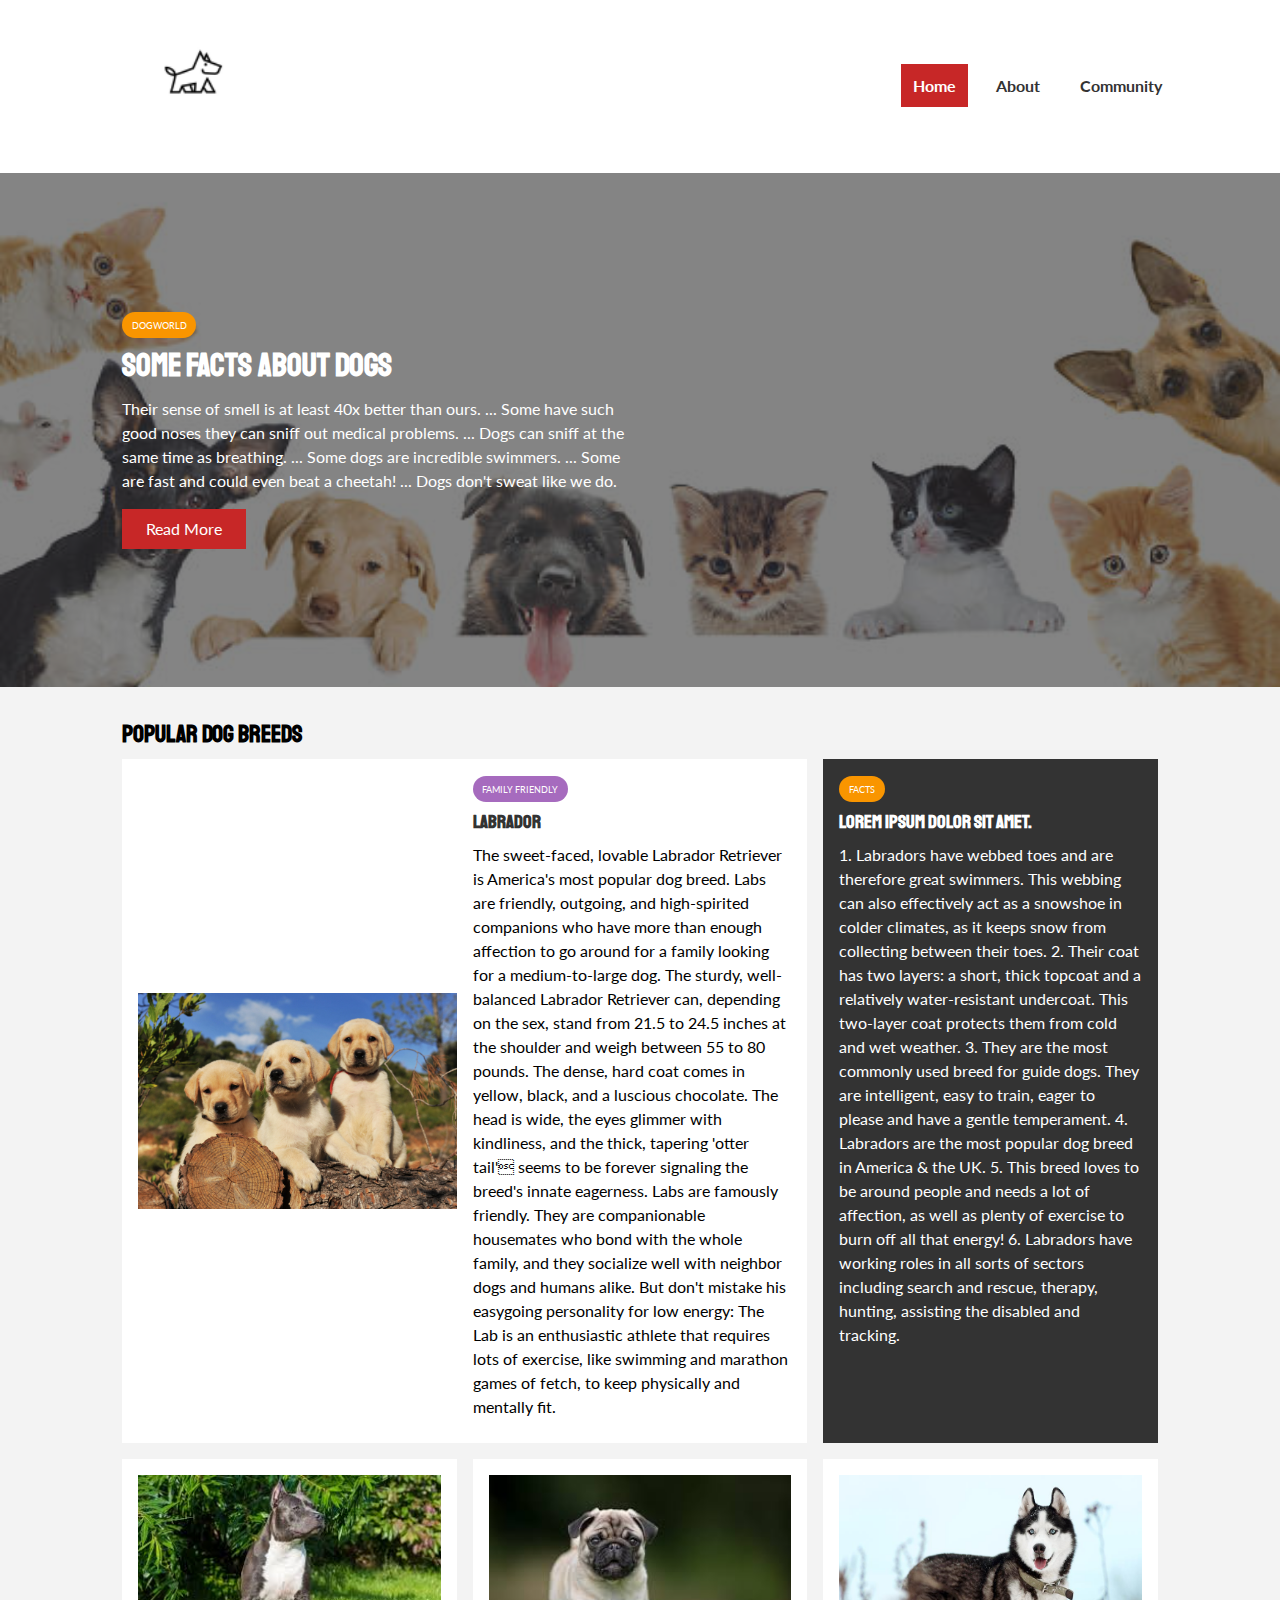
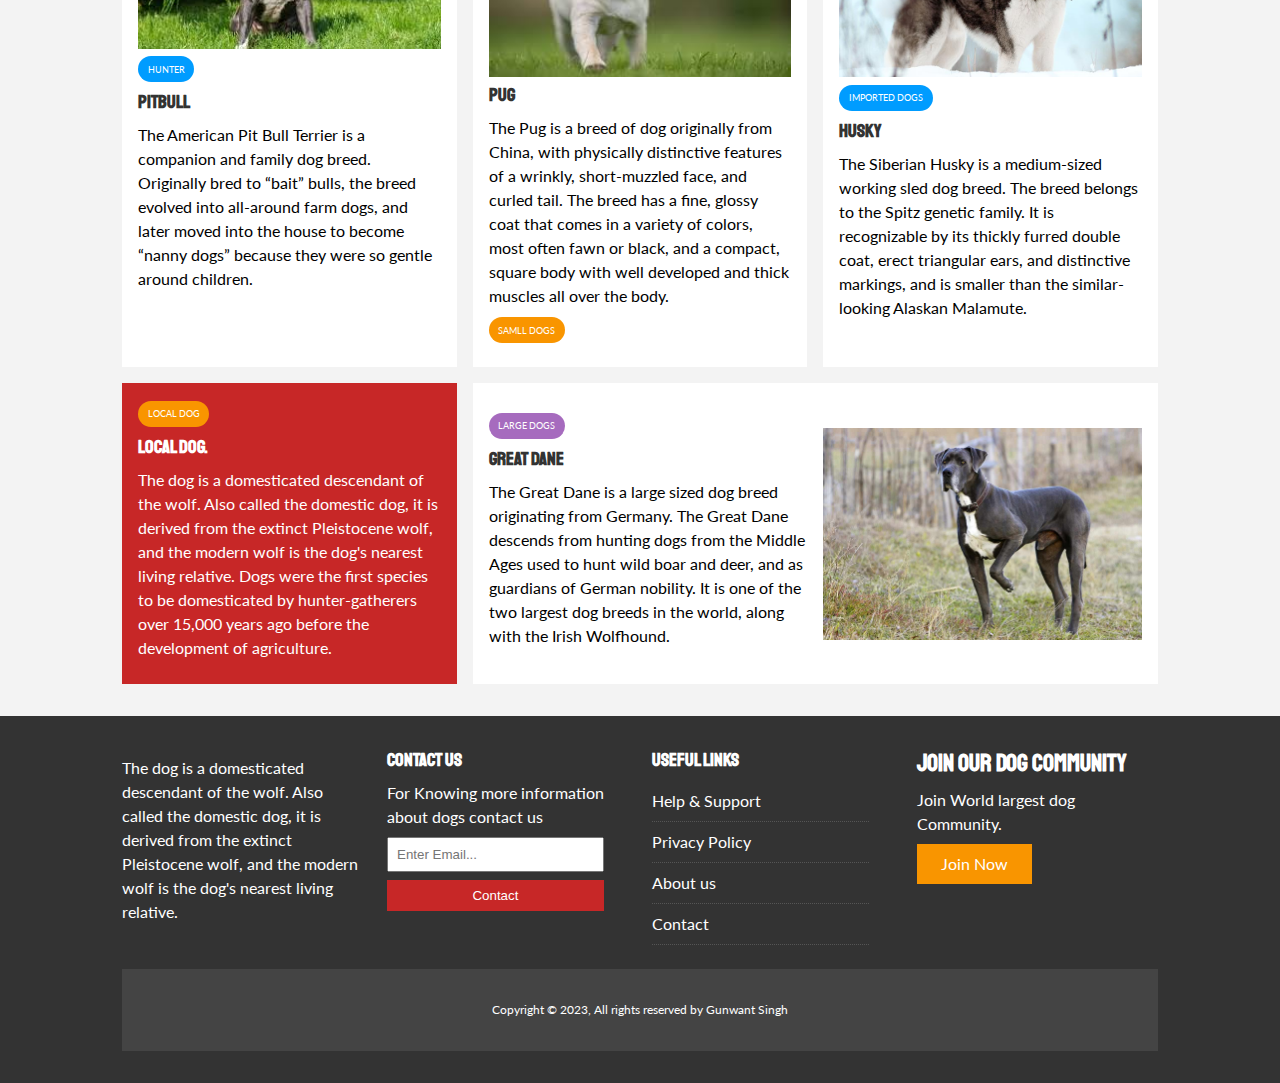
<file: DogWorld/index.html>
<!DOCTYPE html>
<html lang="en">

<head>
  <meta charset="UTF-8" />
  <meta http-equiv="X-UA-Compatible" content="IE=edge" />
  <meta name="viewport" content="width=device-width, initial-scale=1.0" />
  <link rel="stylesheet" href="https://cdnjs.cloudflare.com/ajax/libs/font-awesome/6.1.1/css/all.min.css"
    integrity="sha512-KfkfwYDsLkIlwQp6LFnl8zNdLGxu9YAA1QvwINks4PhcElQSvqcyVLLD9aMhXd13uQjoXtEKNosOWaZqXgel0g=="
    crossorigin="anonymous" referrerpolicy="no-referrer" />
  <link rel="preconnect" href="https://fonts.googleapis.com" />
  <link rel="preconnect" href="https://fonts.gstatic.com" crossorigin />
  <link href="https://fonts.googleapis.com/css2?family=Lato:wght@400;700;900&family=Staatliches&display=swap"
    rel="stylesheet" />
  <link rel="stylesheet" href="css/style.css" />
  <link rel="stylesheet" media="screen and (max-width: 768px)" href="css/mobile.css" />
  <link rel="shortcut icon" type="image/x-icon" href="favicon.ico" />

  <title>DogWorld </title>
</head>

<body>
  <nav id="main-nav">
    <div class="container">
      <a href="index.html"><img src="img/logo.png" alt="NewsGrid" class="logo" /></a>
      <div class="social">
        <a target="_blank" href="https://facebook.com"><i class="fab fa-facebook fa-2x"></i></a>
        <a target="_blank" href="https://twitter.com"><i class="fab fa-twitter fa-2x"></i></a>
        <a target="_blank" href="https://instagram.com"><i class="fab fa-instagram fa-2x"></i></a>
        <a target="_blank" href="https://youtube.com"><i class="fab fa-youtube fa-2x"></i></a>
      </div>
      <ul>
        <li><a class="current" href="index.html">Home</a></li>
        <li><a href="about.html">About</a></li>
        <li><a href="article.html">Community</a></li>
      </ul>
    </div>
  </nav>

  <!-- Showcase -->
  <header id="showcase">
    <div class="container">
      <div class="showcase-container">
        <div class="showcase-content">
          <div class="category category-sports">DogWorld</div>
          <h1>Some Facts about Dogs</h1>
          <p>
            Their sense of smell is at least 40x better than ours. ...
            Some have such good noses they can sniff out medical problems. ...
            Dogs can sniff at the same time as breathing. ...
            Some dogs are incredible swimmers. ...
            Some are fast and could even beat a cheetah! ...
            Dogs don't sweat like we do.
          </p>
          <a href="article.html" class="btn btn-primary">Read More</a>
        </div>
      </div>
    </div>
  </header>

  <!-- Home articles -->
  <section id="home-articles" class="py-2">
    <div class="container">
      <h2>Popular Dog Breeds</h2>
      <div class="articles-container">
        <article class="card">
          <img src="./img/articles/ent1.jpg" alt="" />
          <div>
            <div class="category category-ent">Family Friendly</div>
            <h3>
              <a href="article.html">Labrador</a>
            </h3>
            <p>
              The sweet-faced, lovable Labrador Retriever is America's most popular dog breed. Labs are friendly,
              outgoing, and high-spirited companions who have more than enough affection to go around for a family
              looking for a medium-to-large dog. The sturdy, well-balanced Labrador Retriever can, depending on the sex,
              stand from 21.5 to 24.5 inches at the shoulder and weigh between 55 to 80 pounds. The dense, hard coat
              comes in yellow, black, and a luscious chocolate. The head is wide, the eyes glimmer with kindliness, and
              the thick, tapering 'otter tail' seems to be forever signaling the breed's innate eagerness. Labs are
              famously friendly. They are companionable housemates who bond with the whole family, and they socialize
              well with neighbor dogs and humans alike. But don't mistake his easygoing personality for low energy: The
              Lab is an enthusiastic athlete that requires lots of exercise, like swimming and marathon games of fetch,
              to keep physically and mentally fit.
          </div>
        </article>

        <!-- Article #2 -->
        <article class="card bg-dark">
          <div class="category category-sports">Facts</div>
          <h3>
            <a href="article.html">Lorem ipsum dolor sit amet.</a>
          </h3>
          <p>
            1. Labradors have webbed toes and are therefore great swimmers. This webbing can also effectively act as a
            snowshoe in colder climates, as it keeps snow from collecting between their toes.
            2. Their coat has two layers: a short, thick topcoat and a relatively water-resistant undercoat. This
            two-layer coat protects them from cold and wet weather.
            3. They are the most commonly used breed for guide dogs. They are intelligent, easy to train, eager to
            please and have a gentle temperament.
            4. Labradors are the most popular dog breed in America & the UK.
            5. This breed loves to be around people and needs a lot of affection, as well as plenty of exercise to burn
            off all that energy!
            6. Labradors have working roles in all sorts of sectors including search and rescue, therapy, hunting,
            assisting the disabled and tracking.


          </p>
        </article>

        <!-- Article #3 -->
        <article class="card">
          <img src="./img/articles/tech1.jpg" alt="" />
          <div>
            <div class="category category-tech">Hunter</div>
            <h3>
              <a href="article.html">PitBull </a>
            </h3>
            <p>
              The American Pit Bull Terrier is a companion and family dog breed. Originally bred to “bait” bulls, the
              breed evolved into all-around farm dogs, and later moved into the house to become “nanny dogs” because
              they were so gentle around children.
            </p>
          </div>
        </article>

        <!-- Article #4 -->
        <article class="card">
          <img src="./img/articles/sports1.jpg" alt="" />
          <div>
            <h3>
              <a href="article.html">Pug</a>
            </h3>
            <p>
              The Pug is a breed of dog originally from China, with physically distinctive features of a wrinkly,
              short-muzzled face, and curled tail. The breed has a fine, glossy coat that comes in a variety of colors,
              most often fawn or black, and a compact, square body with well developed and thick muscles all over the
              body.
            </p>
            <div class="category category-sports">Samll Dogs</div>
          </div>
        </article>

        <!-- Article #5 -->
        <article class="card">
          <img src="./img/articles/tech2.jpg" alt="" />
          <div>
            <div class="category category-tech">Imported Dogs</div>
            <h3>
              <a href="article.html">Husky</a>
            </h3>
            <p>
              The Siberian Husky is a medium-sized working sled dog breed. The breed belongs to the Spitz genetic
              family. It is recognizable by its thickly furred double coat, erect triangular ears, and distinctive
              markings, and is smaller than the similar-looking Alaskan Malamute.
            </p>
          </div>
        </article>

        <!-- Article #6 -->
        <article class="card bg-primary">
          <div class="category category-sports">Local Dog</div>
          <h3>
            <a href="article.html">Local Dog.</a>
          </h3>
          <p>
            The dog is a domesticated descendant of the wolf. Also called the domestic dog, it is derived from the
            extinct Pleistocene wolf, and the modern wolf is the dog's nearest living relative. Dogs were the first
            species to be domesticated by hunter-gatherers over 15,000 years ago before the development of agriculture.
          </p>
        </article>

        <!-- Article #7 -->
        <article class="card">
          <div>
            <div class="category category-ent">Large Dogs</div>
            <h3>
              <a href="article.html">Great Dane</a>
            </h3>
            <p>
              The Great Dane is a large sized dog breed originating from Germany. The Great Dane descends from hunting
              dogs from the Middle Ages used to hunt wild boar and deer, and as guardians of German nobility. It is one
              of the two largest dog breeds in the world, along with the Irish Wolfhound.
            </p>
          </div>
          <img src="./img/articles/ent2.jpg" alt="" />
        </article>
      </div>
    </div>
  </section>

  <!-- Footer -->
  <footer id="main-footer" class="py-2">
    <div class="container footer-container">
      <!-- Column #1 -->
      <div>
        <p>
          The dog is a domesticated descendant of the wolf. Also called the domestic dog, it is derived from the extinct
          Pleistocene wolf, and the modern wolf is the dog's nearest living relative.
        </p>
      </div>

      <!-- Column #2 -->
      <div>
        <h3>Contact Us</h3>
        <p>For Knowing more information about dogs contact us</p>
        <form action="">
          <input type="email" placeholder="Enter Email..." />
          <a href="https://mail.google.com/mail/u/0/#inbox"><input type="submit" value="Contact"
              class="btn btn-primary" /></a>
        </form>
      </div>

      <!-- Column #3 -->
      <div>
        <h3>Useful Links</h3>
        <ul class="list">
          <li><a
              href="https://www.indiatoday.in/information/story/how-to-help-stray-dogs-in-your-locality-step-by-step-guide-1690385-20">Help
              & Support</a></li>
          <li><a href="https://www.thepetcommunity.com/_privacy-policy">Privacy Policy</a></li>
          <li><a href="https://www.thepetcommunity.com/_privacy-policy">About us</a></li>
          <li><a href="https://mail.google.com/mail/u/0/#inbox">Contact</a></li>
        </ul>
      </div>

      <!-- Column #4 -->
      <div>
        <h2>Join Our Dog Community</h2>
        <p>
          Join World largest dog Community.
        </p>
        <a href="https://twitter.com/dogs_community?lang=en" class="btn btn-secondary">Join Now</a>
      </div>

      <!-- Copyright -->
      <div>
        <p>Copyright &copy; 2023, All rights reserved by Gunwant Singh</p>
      </div>
    </div>
  </footer>
</body>

</html>
</file>
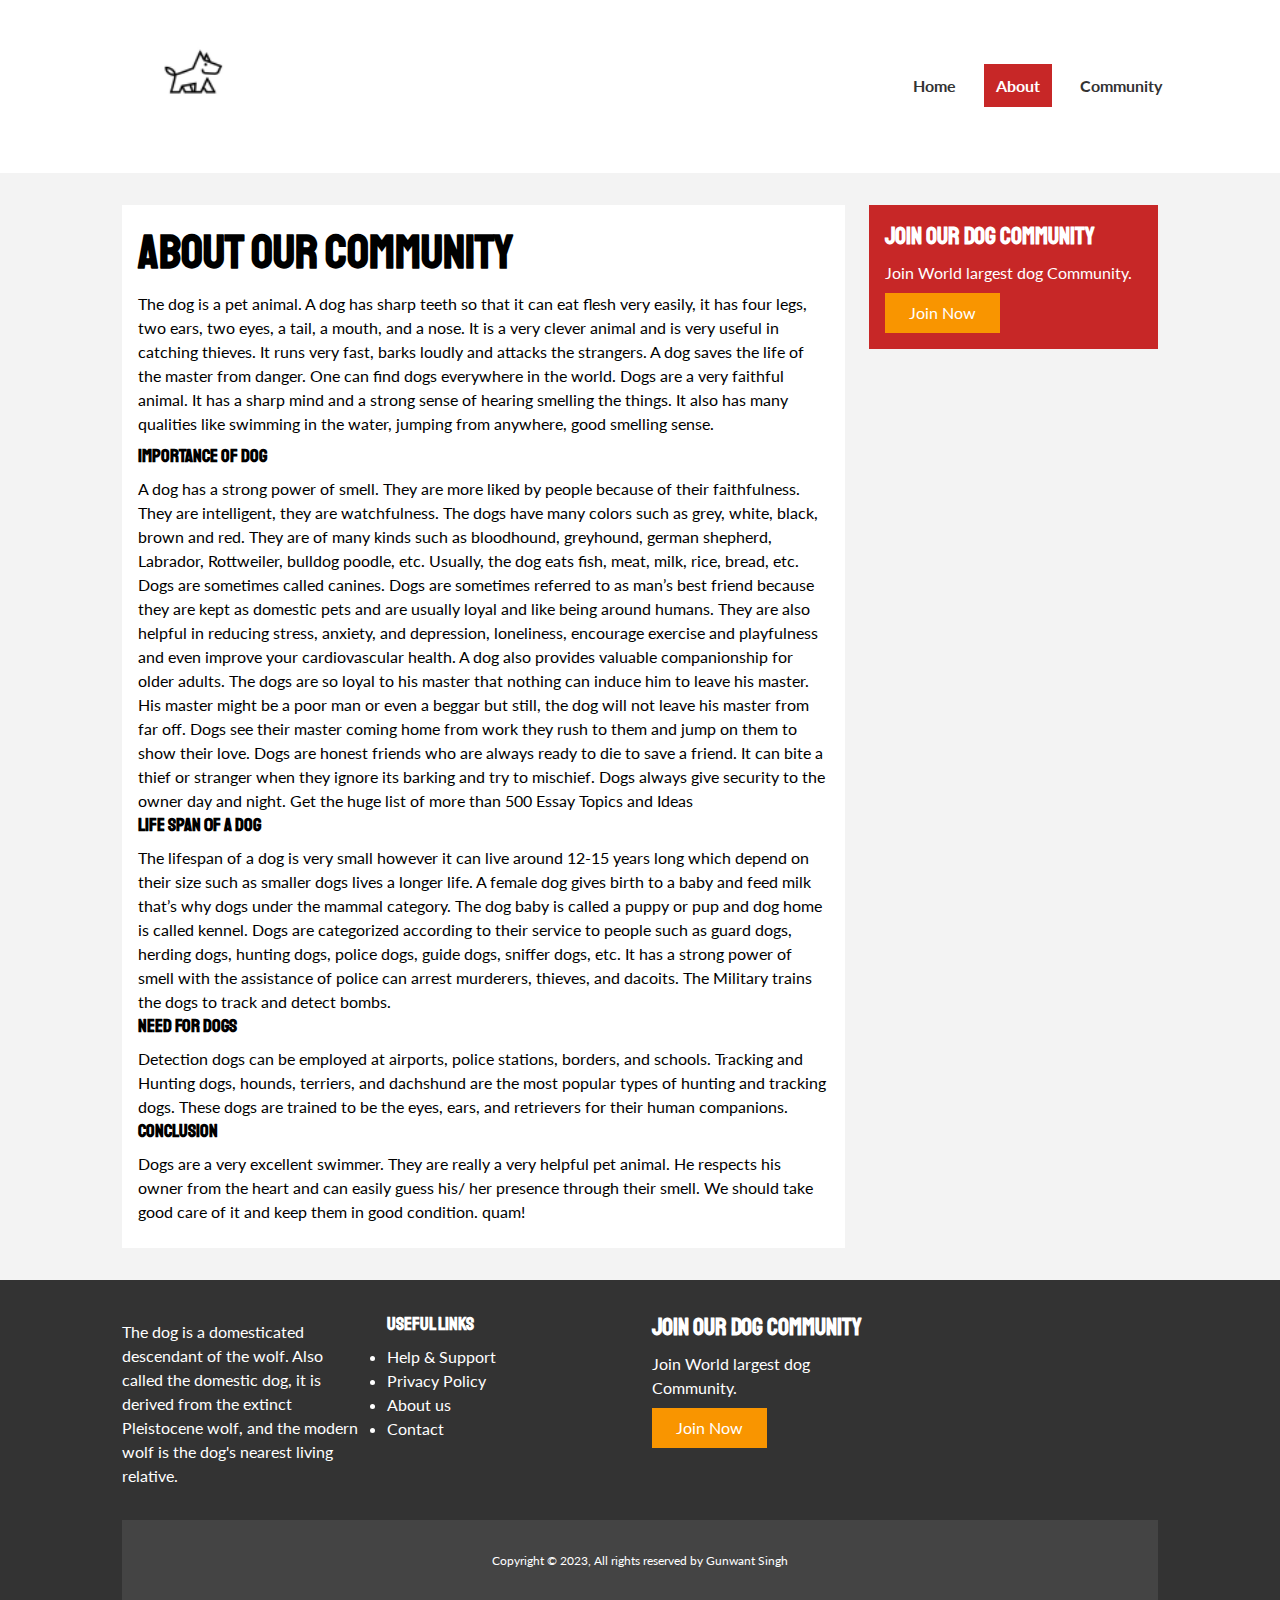
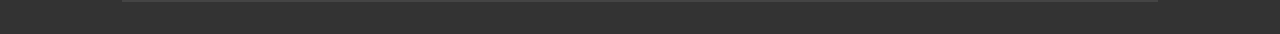
<file: DogWorld/about.html>
<!DOCTYPE html>
<html lang="en">

<head>
  <meta charset="UTF-8" />
  <meta http-equiv="X-UA-Compatible" content="IE=edge" />
  <meta name="viewport" content="width=device-width, initial-scale=1.0" />
  <link rel="stylesheet" href="https://cdnjs.cloudflare.com/ajax/libs/font-awesome/6.1.1/css/all.min.css"
    integrity="sha512-KfkfwYDsLkIlwQp6LFnl8zNdLGxu9YAA1QvwINks4PhcElQSvqcyVLLD9aMhXd13uQjoXtEKNosOWaZqXgel0g=="
    crossorigin="anonymous" referrerpolicy="no-referrer" />
  <link rel="preconnect" href="https://fonts.googleapis.com" />
  <link rel="preconnect" href="https://fonts.gstatic.com" crossorigin />
  <link href="https://fonts.googleapis.com/css2?family=Lato:wght@400;700;900&family=Staatliches&display=swap"
    rel="stylesheet" />
  <link rel="stylesheet" href="css/style.css" />
  <link rel="stylesheet" media="screen and (max-width: 768px)" href="css/mobile.css" />
  <link rel="shortcut icon" type="image/x-icon" href="favicon.ico" />

  <title>NewsGrid | About</title>
</head>

<body>
  <nav id="main-nav">
    <div class="container">
      <a href="index.html"><img src="img/logo.png" alt="NewsGrid" class="logo" /></a>
      <div class="social">
        <a target="_blank" href="https://facebook.com"><i class="fab fa-facebook fa-2x"></i></a>
        <a target="_blank" href="https://twitter.com"><i class="fab fa-twitter fa-2x"></i></a>
        <a target="_blank" href="https://instagram.com"><i class="fab fa-instagram fa-2x"></i></a>
        <a target="_blank" href="https://youtube.com"><i class="fab fa-youtube fa-2x"></i></a>
      </div>
      <ul>
        <li><a href="index.html">Home</a></li>
        <li><a class="current" href="about.html">About</a></li>
        <li><a href="article.html">Community</a></li>
      </ul>
    </div>
  </nav>

  <!-- About -->

  <section id="about">
    <div class="container">
      <div class="page-container">
        <article class="card">
          <h1 class="l-heading">About Our Community</h1>

          <p>
            The dog is a pet animal. A dog has sharp teeth so that it can eat flesh very easily, it has four legs, two
            ears, two eyes, a tail, a mouth, and a nose. It is a very clever animal and is very useful in catching
            thieves. It runs very fast, barks loudly and attacks the strangers. A dog saves the life of the master from
            danger. One can find dogs everywhere in the world. Dogs are a very faithful animal. It has a sharp mind and
            a strong sense of hearing smelling the things. It also has many qualities like swimming in the water,
            jumping from anywhere, good smelling sense.

          <h3>Importance of Dog</h3>
          A dog has a strong power of smell. They are more liked by people because of their faithfulness. They are
          intelligent, they are watchfulness. The dogs have many colors such as grey, white, black, brown and red.
          They are of many kinds such as bloodhound, greyhound, german shepherd, Labrador, Rottweiler, bulldog poodle,
          etc.

          Usually, the dog eats fish, meat, milk, rice, bread, etc. Dogs are sometimes called canines. Dogs are
          sometimes referred to as man’s best friend because they are kept as domestic pets and are usually loyal and
          like being around humans. They are also helpful in reducing stress, anxiety, and depression, loneliness,
          encourage exercise and playfulness and even improve your cardiovascular health. A dog also provides valuable
          companionship for older adults.

          The dogs are so loyal to his master that nothing can induce him to leave his master. His master might be a
          poor man or even a beggar but still, the dog will not leave his master from far off. Dogs see their master
          coming home from work they rush to them and jump on them to show their love. Dogs are honest friends who are
          always ready to die to save a friend. It can bite a thief or stranger when they ignore its barking and try
          to mischief. Dogs always give security to the owner day and night.

          Get the huge list of more than 500 Essay Topics and Ideas

          <h3>Life Span 0f a Dog</h3>
          The lifespan of a dog is very small however it can live around 12-15 years long which depend on their size
          such as smaller dogs lives a longer life. A female dog gives birth to a baby and feed milk that’s why dogs
          under the mammal category. The dog baby is called a puppy or pup and dog home is called kennel. Dogs are
          categorized according to their service to people such as guard dogs, herding dogs, hunting dogs, police
          dogs, guide dogs, sniffer dogs, etc. It has a strong power of smell with the assistance of police can arrest
          murderers, thieves, and dacoits. The Military trains the dogs to track and detect bombs.

          <h3>Need for Dogs</h3>
          Detection dogs can be employed at airports, police stations, borders, and schools. Tracking and Hunting
          dogs, hounds, terriers, and dachshund are the most popular types of hunting and tracking dogs. These dogs
          are trained to be the eyes, ears, and retrievers for their human companions.

          <h3>Conclusion</h3>
          Dogs are a very excellent swimmer. They are really a very helpful pet animal. He respects his owner from the
          heart and can easily guess his/ her presence through their smell. We should take good care of it and keep
          them in good condition.
          quam!
          </p>
        </article>
        <aside class="card bg-primary">
          <h2>Join Our Dog Community</h2>
          <p>
            Join World largest dog Community.
          </p>
          <a href="https://twitter.com/dogs_community?lang=en" class="btn btn-secondary">Join Now</a>
        </aside>
      </div>
    </div>
  </section>

  <!-- Footer -->
  <footer id="main-footer" class="py-2">
    <div class="container footer-container">
      <!-- Column #1 -->
      <div>
        <p>
          The dog is a domesticated descendant of the wolf. Also called the domestic dog, it is derived from the extinct
          Pleistocene wolf, and the modern wolf is the dog's nearest living relative.
        </p>
      </div>

      <div>
        <h3>Useful Links</h3>
        <li><a
            href="https://www.indiatoday.in/information/story/how-to-help-stray-dogs-in-your-locality-step-by-step-guide-1690385-20">Help
            & Support</a></li>
        <li><a href="https://www.thepetcommunity.com/_privacy-policy">Privacy Policy</a></li>
        <li><a href="https://www.thepetcommunity.com/_privacy-policy">About us</a></li>
        <li><a href="https://mail.google.com/mail/u/0/#inbox">Contact</a></li>
        </ul>
      </div>

      <!-- Column #4 -->
      <div>
        <h2>Join Our Dog Community</h2>
        <p>
          Join World largest dog Community.
        </p>
        <a href="https://twitter.com/dogs_community?lang=en" class="btn btn-secondary">Join Now</a>
      </div>

      <!-- Copyright -->
      <div>
        <p>Copyright &copy; 2023, All rights reserved by Gunwant Singh</p>
      </div>
    </div>
  </footer>
</body>

</html>
</file>
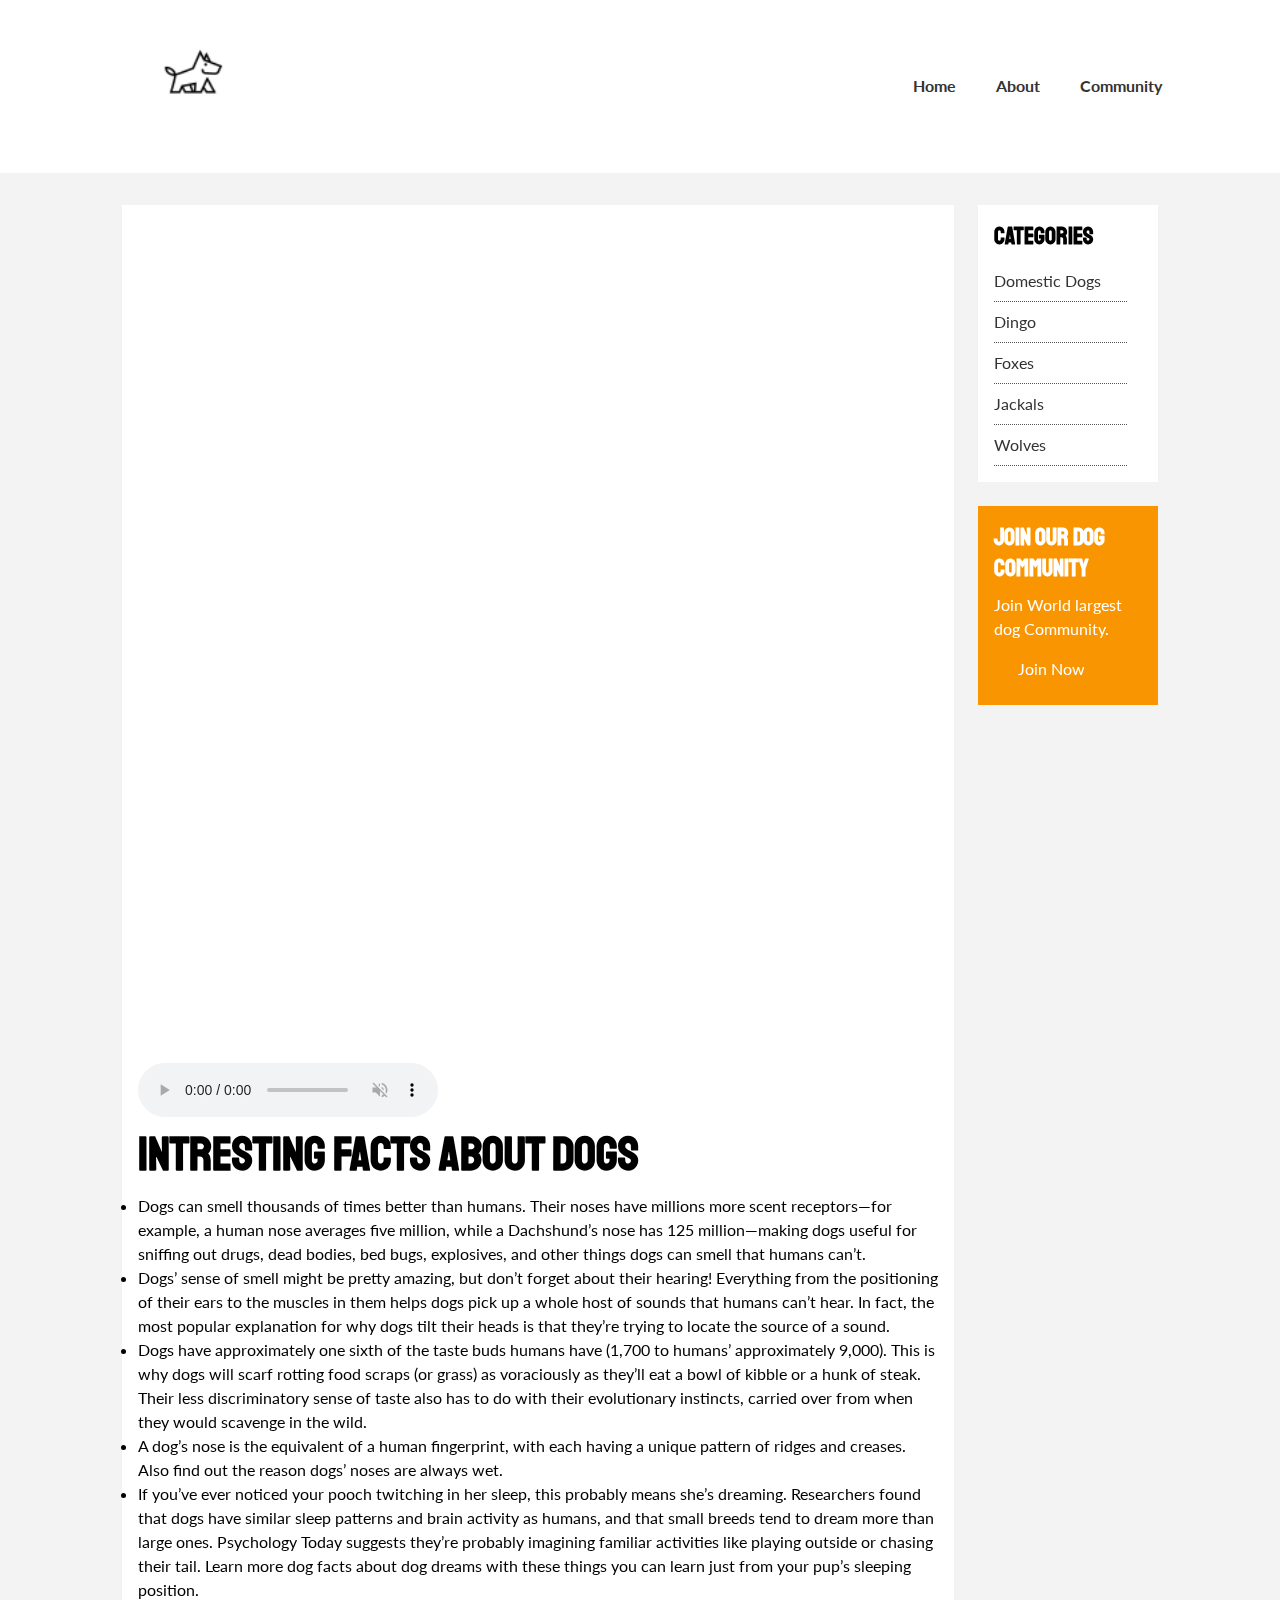
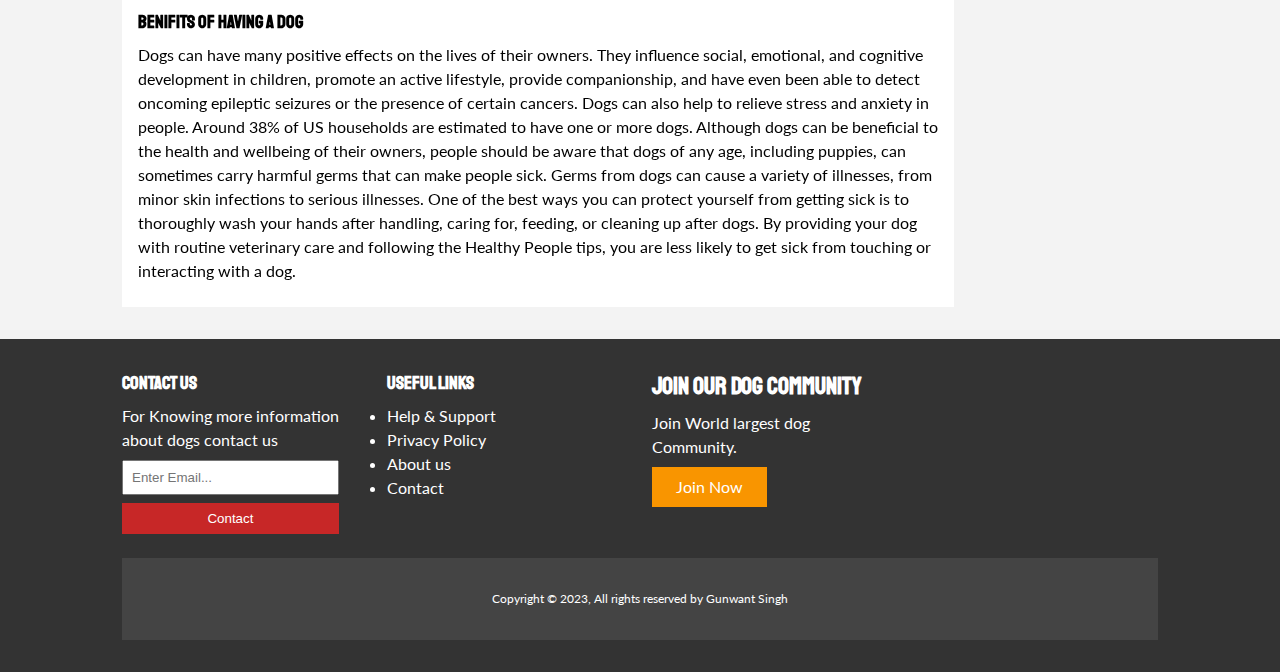
<file: DogWorld/article.html>
<!DOCTYPE html>
<html lang="en">

<head>
  <meta charset="UTF-8" />
  <meta http-equiv="X-UA-Compatible" content="IE=edge" />
  <meta name="viewport" content="width=device-width, initial-scale=1.0" />
  <link rel="stylesheet" href="https://cdnjs.cloudflare.com/ajax/libs/font-awesome/6.1.1/css/all.min.css"
    integrity="sha512-KfkfwYDsLkIlwQp6LFnl8zNdLGxu9YAA1QvwINks4PhcElQSvqcyVLLD9aMhXd13uQjoXtEKNosOWaZqXgel0g=="
    crossorigin="anonymous" referrerpolicy="no-referrer" />
  <link rel="preconnect" href="https://fonts.googleapis.com" />
  <link rel="preconnect" href="https://fonts.gstatic.com" crossorigin />
  <link href="https://fonts.googleapis.com/css2?family=Lato:wght@400;700;900&family=Staatliches&display=swap"
    rel="stylesheet" />
  <link rel="stylesheet" href="css/style.css" />
  <link rel="stylesheet" media="screen and (max-width: 768px)" href="css/mobile.css" />
  <link rel="shortcut icon" type="image/x-icon" href="favicon.ico" />

  <title>NewsGrid | Article News</title>
</head>

<body>
  <nav id="main-nav">
    <div class="container">
      <a href="index.html"><img src="img/logo.png" alt="NewsGrid" class="logo" /></a>
      <div class="social">
        <a target="_blank" href="https://facebook.com"><i class="fab fa-facebook fa-2x"></i></a>
        <a target="_blank" href="https://twitter.com"><i class="fab fa-twitter fa-2x"></i></a>
        <a target="_blank" href="https://instagram.com"><i class="fab fa-instagram fa-2x"></i></a>
        <a target="_blank" href="https://youtube.com"><i class="fab fa-youtube fa-2x"></i></a>
      </div>
      <ul>
        <li><a href="index.html">Home</a></li>
        <li><a href="about.html">About</a></li>
        <li><a href="article.html">Community</a></li>
      </ul>
    </div>
  </nav>

  <!-- Article -->

  <section id="article">
    <div class="container">
      <div class="page-container">
        <article class="card">
          <iframe width="800" height="415" src="https://www.youtube.com/embed/zcM6xhuoQ9g" title="YouTube video player"
            frameborder="0"
            allow="accelerometer; autoplay; clipboard-write; encrypted-media; gyroscope; picture-in-picture; web-share"
            allowfullscreen></iframe>

          <iframe width="800" height="415" src="https://www.youtube.com/embed/VUgfrVjhcJs" title="YouTube video player"
            frameborder="0"
            allow="accelerometer; autoplay; clipboard-write; encrypted-media; gyroscope; picture-in-picture; web-share"
            allowfullscreen></iframe>
          
            <audio controls autoplay muted>
              <source src="//google.com/logos/fnbx/animal_sounds/" type="audio/ogg">
              <source src="//google.com/logos/fnbx/animal_sounds/" type="audio/mpeg">
            Your browser does not support the audio element.
            </audio>

          <h1 class="l-heading">Intresting Facts about dogs</h1>
          <p>
            <li>Dogs can smell thousands of times better than humans. Their noses have millions more scent receptors—for
              example, a human nose averages five million, while a Dachshund’s nose has 125 million—making dogs useful
              for sniffing out drugs, dead bodies, bed bugs, explosives, and other things dogs can smell that humans
              can’t.</li>
            <li>Dogs’ sense of smell might be pretty amazing, but don’t forget about their hearing! Everything from the
              positioning of their ears to the muscles in them helps dogs pick up a whole host of sounds that humans
              can’t hear. In fact, the most popular explanation for why dogs tilt their heads is that they’re trying to
              locate the source of a sound.</li>
            <li>Dogs have approximately one sixth of the taste buds humans have (1,700 to humans’ approximately 9,000).
              This is why dogs will scarf rotting food scraps (or grass) as voraciously as they’ll eat a bowl of kibble
              or a hunk of steak. Their less discriminatory sense of taste also has to do with their evolutionary
              instincts, carried over from when they would scavenge in the wild.</li>
            <li>A dog’s nose is the equivalent of a human fingerprint, with each having a unique pattern of ridges and
              creases. Also find out the reason dogs’ noses are always wet.</li>
            <li>If you’ve ever noticed your pooch twitching in her sleep, this probably means she’s dreaming.
              Researchers found that dogs have similar sleep patterns and brain activity as humans, and that small
              breeds tend to dream more than large ones. Psychology Today suggests they’re probably imagining familiar
              activities like playing outside or chasing their tail. Learn more dog facts about dog dreams with these
              things you can learn just from your pup’s sleeping position.</li>
          </p>
          <p>
          <h3>benifits of having a dog</h3>
          Dogs can have many positive effects on the lives of their owners. They influence social, emotional, and
          cognitive development in children, promote an active lifestyle, provide companionship, and have even been able
          to detect oncoming epileptic seizures or the presence of certain cancers. Dogs can also help to relieve stress
          and anxiety in people. Around 38% of US households are estimated to have one or more dogs.

          Although dogs can be beneficial to the health and wellbeing of their owners, people should be aware that dogs
          of any age, including puppies, can sometimes carry harmful germs that can make people sick. Germs from dogs
          can cause a variety of illnesses, from minor skin infections to serious illnesses. One of the best ways you
          can protect yourself from getting sick is to thoroughly wash your hands after handling, caring for, feeding,
          or cleaning up after dogs.

          By providing your dog with routine veterinary care and following the Healthy People tips, you are less likely
          to get sick from touching or interacting with a dog.
          </p>

        </article>

        <aside id="categories" class="card">
          <h2>Categories</h2>
          <ul class="list">
            <li>
              <a href="https://www.dkfindout.com/us/animals-and-nature/dogs/domestic"> <i
                  class="fas fa-chevron-right"></i>Domestic Dogs</a>
            </li>
            <li>
              <a href="https://www.dkfindout.com/us/animals-and-nature/dogs/">
                <i class="fas fa-chevron-right"></i>Dingo</a>
            </li>
            <li>
              <a href="https://www.dkfindout.com/us/animals-and-nature/dogs/"> <i
                  class="fas fa-chevron-right"></i>Foxes</a>
            </li>
            <li>
              <a href="https://www.dkfindout.com/us/animals-and-nature/dogs/"> <i
                  class="fas fa-chevron-right"></i>Jackals</a>
            </li>
            <li>
              <a href="https://www.dkfindout.com/us/animals-and-nature/dogs/"> <i
                  class="fas fa-chevron-right"></i>Wolves</a>
            </li>
          </ul>
        </aside>
        <aside class="card bg-secondary">
          <h2>Join Our Dog Community</h2>
          <p>
            Join World largest dog Community.
          </p>
          <a href="https://twitter.com/dogs_community?lang=en" class="btn btn-secondary">Join Now</a>
        </aside>
      </div>
    </div>
  </section>

  <!-- Footer -->
  <footer id="main-footer" class="py-2">
    <div class="container footer-container">
      <!-- Column #1 -->
      <div>
        <h3>Contact Us</h3>
        <p>For Knowing more information about dogs contact us</p>
        <form action="">
          <input type="email" placeholder="Enter Email..." />
          <a href="https://mail.google.com/mail/u/0/#inbox"><input type="submit" value="Contact"
            class="btn btn-primary" /></a>
        </form>
      </div>

      <!-- Column #2 -->
      <!-- Column #3 -->
      <div>
        <h3>Useful Links</h3>
        <li><a
            href="https://www.indiatoday.in/information/story/how-to-help-stray-dogs-in-your-locality-step-by-step-guide-1690385-20">Help
            & Support</a></li>
        <li><a href="https://www.thepetcommunity.com/_privacy-policy">Privacy Policy</a></li>
        <li><a href="https://www.thepetcommunity.com/_privacy-policy">About us</a></li>
        <li><a href="https://mail.google.com/mail/u/0/#inbox">Contact</a></li>
        </ul>
      </div>

      <!-- Column #4 -->
      <div>
        <h2>Join Our Dog Community</h2>
        <p>
          Join World largest dog Community.
        </p>
        <a href="https://twitter.com/dogs_community?lang=en" class="btn btn-secondary">Join Now</a>
      </div>

      <!-- Copyright -->
      <div>
        <p>Copyright &copy; 2023, All rights reserved by Gunwant Singh</p>
      </div>
    </div>
  </footer>
</body>

</html>
</file>
<file: DogWorld/css/style.css>
:root {
  --primary-color: #c72727;
  --secondary-color: #f99500;
  --light-color: #f3f3f3;
  --dark-color: #333;
  --max-width: 1100px;
}

.category {
  --sports-color: #f99500;
  --ent-color: #a66bbe;
  --tech-color: #009cff;
}

*,
*::before,
*::after {
  box-sizing: border-box;
  margin: 0;
  padding: 0;
}

body {
  font-family: "Lato", sans-serif;
  line-height: 1.5;
  background-color: var(--light-color);
}

a {
  color: var(--dark-color);
  text-decoration: none;
}

ul,
ol {
  list-style: none;
}
p {
  margin: 0.5rem 0;
}
img {
  width: 100%;
}

h1,
h2,
h3,
h4,
h5,
h6 {
  font-family: "Staatliches", cursive;
  margin-bottom: 0.55rem;
  line-height: 1.3;
}

/* Utility */

.container {
  max-width: var(--max-width);
  margin: auto;
  padding: 0 2rem;
  overflow: hidden;
}

.category {
  display: inline-block;
  color: #fff;
  font-size: 0.55rem;
  text-transform: uppercase;
  padding: 0.4rem 0.6rem;
  border-radius: 15px;
  margin-bottom: 0.5rem;
}

.category-sports {
  background: var(--sports-color);
}
.category-ent {
  background: var(--ent-color);
}
.category-tech {
  background: var(--tech-color);
}

.btn {
  display: inline-block;
  border: none;
  background: var(--dark-color);
  color: #fff;
  padding: 0.5rem 1.5rem;
}

.btn:hover {
  opacity: 0.9; /* no matter the color it will change the button on hover */
}
.btn-light {
  background: var(--light-color);
}
.btn-primary {
  background: var(--primary-color);
}
.btn-secondary {
  background: var(--secondary-color);
}

.btn-block {
  display: block;
  width: 100%;
  text-align: center;
}

.card {
  background: #fff;
  padding: 1rem;
}

.bg-dark {
  background-color: var(--dark-color);
  color: #fff;
}
.bg-primary {
  background-color: var(--primary-color);
  color: #fff;
}
.bg-secondary {
  background-color: var(--secondary-color);
  color: #fff;
}
.bg-dark h1,
.bg-dark h2,
.bg-dark h3,
.bg-dark a {
  color: #fff;
}

.bg-primary h1,
.bg-primary h2,
.bg-primary h3,
.bg-primary a {
  color: #fff;
}

.bg-secondary h1,
.bg-secondary h2,
.bg-secondary h3,
.bg-secondary a {
  color: #fff;
}
.py-1 {
  padding: 1.5rem 0;
}
.py-2 {
  padding: 2rem 0;
}
.py-3 {
  padding: 3rem 0;
}
.p-1 {
  padding: 1.5rem;
}
.p-2 {
  padding: 2rem;
}
.p-3 {
  padding: 3rem;
}

.l-heading {
  font-size: 3rem;
}
/* Inner page grid container */
.page-container {
  display: grid;
  grid-template-columns: 5fr 2fr;
  margin: 2rem 0;
  grid-gap: 1.5rem;
}

.page-container > *:first-child {
  grid-row: 1 / span 3;
}
/* Navigation */

#main-nav {
  background-color: #fff;
  position: sticky;
  top: 0;
  z-index: 2;
}

#main-nav .container {
  display: grid;
  grid-template-columns: 6fr 3fr 2fr;
  padding: 1rem;
  align-items: center;
}

#main-nav .logo {
  width: 180px;
}

#main-nav ul {
  justify-self: end;
  display: flex;
  gap: 1rem;
}

#main-nav ul li a {
  padding: 0.75rem;
  font-weight: bold;
}

#main-nav ul li a.current {
  background-color: var(--primary-color);
  color: #fff;
}

#main-nav ul li a:hover {
  background-color: var(--light-color);
  color: var(--dark-color);
}

#main-nav .social {
  justify-self: center;
}

#main-nav .social i {
  color: #777;
  margin-right: 0.75rem;
}

#main-nav .social i:hover {
  color: var(--primary-color);
}

/* Showcase */

#showcase {
  color: #fff;
  background: #333;
  padding: 2rem;
  position: relative;
}

#showcase::before {
  content: "";
  background: url("../img/featured.jpg") no-repeat center center/cover;
  position: absolute;
  top: 0;
  left: 0;
  width: 100%;
  height: 100%;
  opacity: 0.4;
}

#showcase .showcase-container {
  display: grid;
  grid-template-columns: repeat(2, 1fr);
  justify-content: center;
  align-items: center;
  height: 50vh;
}

#showcase .showcase-content {
  z-index: 1;
}

#showcase .showcase-content p {
  margin-bottom: 1rem;
}

/* Home Articles */
#home-articles .articles-container {
  display: grid;
  grid-template-columns: repeat(3, 1fr);
  grid-gap: 1rem;
}

#home-articles .articles-container > *:first-child,
#home-articles .articles-container > *:last-child {
  display: grid;
  grid-template-columns: repeat(2, 1fr);
  grid-gap: 1rem;
  align-items: center;
  grid-column: 1 / 3;
}
#home-articles .articles-container > *:last-child {
  grid-column: 2 / 4;
}

/* Footer */
#main-footer {
  background-color: var(--dark-color);
  color: #fff;
}

#main-footer img {
  width: 150px;
}

#main-footer a {
  color: #fff;
}

#main-footer .footer-container {
  display: grid;
  grid-template-columns: repeat(4, 1fr);
  grid-gap: 1.5rem;
}

#main-footer .footer-container > *:last-child {
  background-color: #444;
  grid-column: 1 / -1; /* Always span like this because it will be easier later when you have to add responsive queries and change the grid system */
  text-align: center;
  padding: 1.5rem;
  font-size: 0.75rem;
}

#main-footer .footer-container input[type="email"] {
  width: 90%;
  padding: 0.5rem;
  margin-bottom: 0.5rem;
}

#main-footer .footer-container input[type="submit"] {
  width: 90%;
}

#main-footer .list li {
  padding: 0.5rem 0;
  border-bottom: #555 dotted 1px;
  width: 90%;
}

#main-footer .list li a:hover {
  color: var(--primary-color);
}

/* Article */

#categories .list li {
  padding: 0.5rem 0;
  border-bottom: #555 dotted 1px;
  width: 90%;
}

#categories .list li a:hover {
  color: var(--primary-color);
}

#article .meta {
  display: flex;
  justify-content: space-between;
  align-items: center;
  background-color: #eee;
  padding: 1rem;
}

#article .meta .category {
  margin-bottom: 0;
}
</file>
<file: DogWorld/css/mobile.css>
/* Navigation */

#main-nav .social {
  display: none;
}

#main-nav .container {
  grid-template-columns: 1fr 1fr;
}
#main-nav ul {
  gap: 0;
}
#main-nav ul li a {
  padding: 0.5rem;
}
#main-nav .logo {
  width: 150px;
}

/* Articles grid layout for tablets */

#home-articles .articles-container {
  grid-template-columns: repeat(2, 1fr);
}
#home-articles .articles-container > *:first-child,
#home-articles .articles-container > *:last-child {
  grid-template-columns: 1fr;
  grid-column: 1;
}

@media (max-width: 600px) {
  /* Showcase, articles, and footer stack on mobile */
  #showcase .showcase-container,
  #home-articles .articles-container,
  #main-footer .footer-container {
    grid-template-columns: 1fr;
  }

  #main-footer .footer-container > *:first-child,
  #main-footer .footer-container > *:nth-child(2) {
    border-bottom: #444 dotted 1px;
    padding-bottom: 1rem;
  }

  .page-container {
    grid-template-columns: 1fr;
  }

  .page-container > *:first-child {
    grid-row: 1;
  }

  .l-heading {
    font-size: 2rem;
  }
}
</file>
